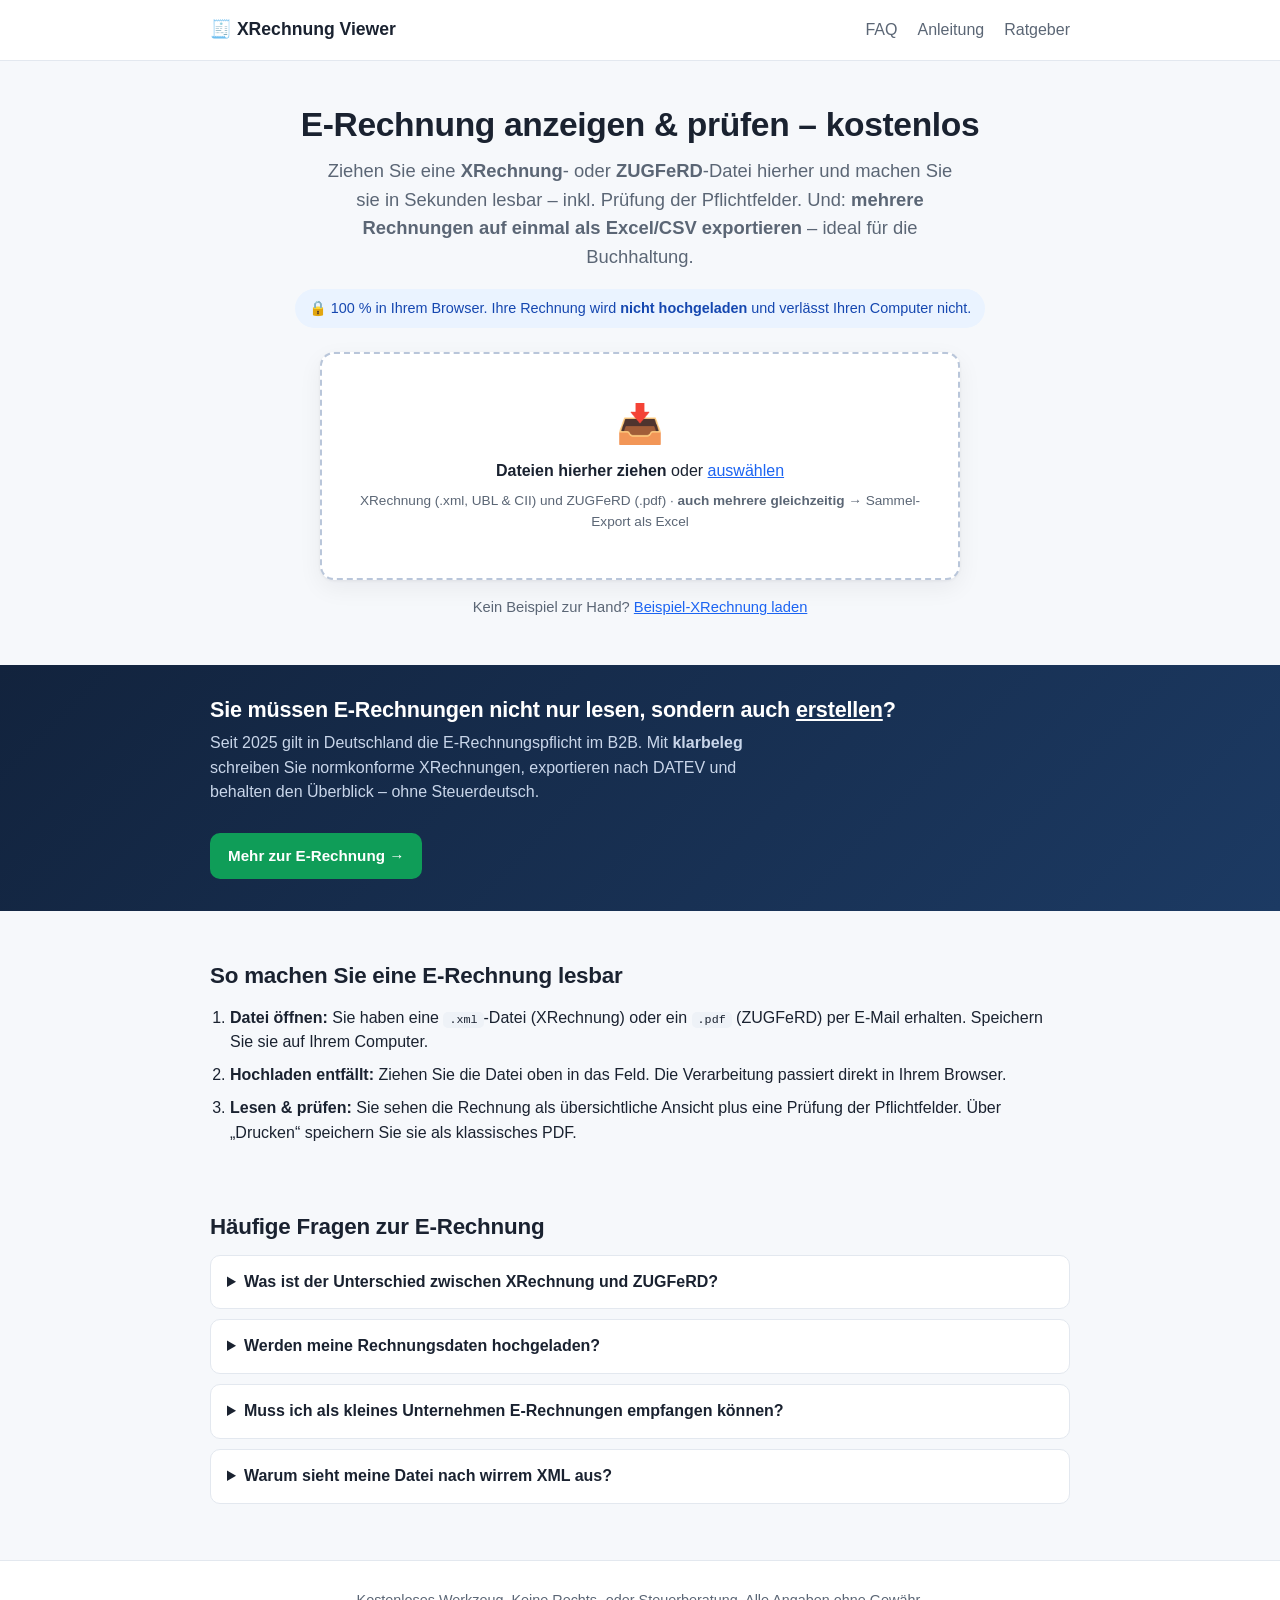
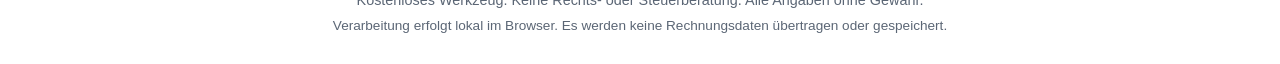
<file: index.html>
<!DOCTYPE html>
<html lang="de">
<head>
<meta charset="UTF-8">
<meta name="viewport" content="width=device-width, initial-scale=1.0">
<title>XRechnung anzeigen &amp; prüfen – kostenloser E-Rechnung Viewer (XML &amp; ZUGFeRD)</title>
<meta name="description" content="XRechnung oder ZUGFeRD-XML kostenlos online anzeigen und prüfen. E-Rechnung lesbar machen ohne Software. 100 % im Browser – Ihre Rechnungsdaten werden nicht hochgeladen.">
<meta name="robots" content="index, follow">
<link rel="canonical" href="https://saschadc91-ship-it.github.io/xrechnungviewer/">
<meta property="og:title" content="XRechnung anzeigen &amp; prüfen – kostenloser E-Rechnung Viewer">
<meta property="og:description" content="E-Rechnung (XRechnung / ZUGFeRD) kostenlos lesbar machen. 100 % im Browser, keine Anmeldung.">
<meta property="og:type" content="website">
<meta property="og:locale" content="de_DE">
<link rel="icon" href="data:image/svg+xml,<svg xmlns='http://www.w3.org/2000/svg' viewBox='0 0 100 100'><text y='.9em' font-size='90'>🧾</text></svg>">
<link rel="stylesheet" href="assets/style.css">
<script type="application/ld+json">
{
  "@context": "https://schema.org",
  "@type": "SoftwareApplication",
  "name": "XRechnung Viewer",
  "applicationCategory": "BusinessApplication",
  "operatingSystem": "Web",
  "offers": { "@type": "Offer", "price": "0", "priceCurrency": "EUR" },
  "description": "Kostenloser Online-Viewer und Prüfer für XRechnung und ZUGFeRD E-Rechnungen. Läuft vollständig im Browser."
}
</script>
</head>
<body>
<header class="site-header">
  <div class="wrap header-inner">
    <a class="logo" href="./">🧾 XRechnung&nbsp;Viewer</a>
    <nav><a href="#faq">FAQ</a><a href="#anleitung">Anleitung</a><a href="ratgeber/xrechnung-oeffnen.html">Ratgeber</a></nav>
  </div>
</header>

<main>
  <section class="hero">
    <div class="wrap">
      <h1>E-Rechnung anzeigen &amp; prüfen – kostenlos</h1>
      <p class="lede">Ziehen Sie eine <strong>XRechnung</strong>- oder <strong>ZUGFeRD</strong>-Datei hierher und machen Sie sie in Sekunden lesbar – inkl. Prüfung der Pflichtfelder. Und: <strong>mehrere Rechnungen auf einmal als Excel/CSV exportieren</strong> – ideal für die Buchhaltung.</p>
      <p class="privacy-badge">🔒 100 % in Ihrem Browser. Ihre Rechnung wird <strong>nicht hochgeladen</strong> und verlässt Ihren Computer nicht.</p>

      <div id="dropzone" class="dropzone" tabindex="0" role="button" aria-label="Datei auswählen oder hierher ziehen">
        <input type="file" id="fileInput" accept=".xml,.pdf" multiple hidden>
        <div class="dz-inner">
          <div class="dz-icon">📥</div>
          <p><strong>Dateien hierher ziehen</strong> oder <span class="link">auswählen</span></p>
          <p class="dz-hint">XRechnung (.xml, UBL &amp; CII) und ZUGFeRD (.pdf) · <strong>auch mehrere gleichzeitig</strong> → Sammel-Export als Excel</p>
        </div>
      </div>
      <p class="try-sample">Kein Beispiel zur Hand? <button id="loadSample" class="linkbtn" type="button">Beispiel-XRechnung laden</button></p>
      <div id="error" class="error hidden" role="alert"></div>
    </div>
  </section>

  <section id="result" class="result hidden">
    <div class="wrap">
      <div class="result-actions">
        <button id="csvBtn" class="btn" type="button">⬇️ Als CSV / Excel</button>
        <button id="printBtn" class="btn btn-ghost" type="button">🖨️ Drucken / PDF</button>
        <button id="resetBtn" class="btn btn-ghost" type="button">Neue Datei</button>
      </div>

      <div class="card checks-card">
        <h2>Plausibilitätsprüfung</h2>
        <p class="muted small">Prüft, ob die zentralen Pflichtangaben (EN&nbsp;16931) vorhanden und rechnerisch stimmig sind. Dies ersetzt keine offizielle Schematron-Validierung.</p>
        <ul id="checks" class="checks"></ul>
      </div>

      <div class="card invoice-card">
        <div id="invoice" class="invoice"></div>
      </div>
    </div>
  </section>

  <section id="batch" class="result hidden">
    <div class="wrap">
      <div class="result-actions">
        <span id="batchCount" class="muted small" style="margin-right:auto;align-self:center"></span>
        <button id="batchCsvBtn" class="btn" type="button">⬇️ Sammel-Export (CSV/Excel)</button>
        <button id="batchResetBtn" class="btn btn-ghost" type="button">Neue Dateien</button>
      </div>
      <div class="card">
        <h2>Mehrere Rechnungen – Übersicht</h2>
        <p class="muted small">Alle Dateien wurden lokal im Browser gelesen. „Details" öffnet eine einzelne Rechnung, „Sammel-Export" gibt alle als Tabelle für Excel/Buchhaltung aus.</p>
        <div class="batch-scroll">
          <table class="batch">
            <thead><tr>
              <th>Datei</th><th>Nr.</th><th>Datum</th><th>Verkäufer</th>
              <th class="num">Brutto</th><th class="num">Prüfung</th><th></th>
            </tr></thead>
            <tbody id="batchBody"></tbody>
          </table>
        </div>
      </div>
    </div>
  </section>

  <!-- Conversion / CTA to klarbeleg -->
  <section class="cta">
    <div class="wrap cta-inner">
      <div>
        <h2>Sie müssen E-Rechnungen nicht nur lesen, sondern auch <em>erstellen</em>?</h2>
        <p>Seit 2025 gilt in Deutschland die E-Rechnungspflicht im B2B. Mit <strong>klarbeleg</strong> schreiben Sie normkonforme XRechnungen, exportieren nach DATEV und behalten den Überblick – ohne Steuerdeutsch.</p>
      </div>
      <!-- MONETARISIERUNG: sobald klarbeleg-URL vorliegt, href unten ersetzen durch
           https://<klarbeleg>?utm_source=xrechnung-viewer&utm_medium=cta&utm_campaign=funnel und Text auf "klarbeleg ansehen →" -->
      <a class="btn btn-cta" id="klarbelegCta" href="ratgeber/xrechnung-oeffnen.html">Mehr zur E-Rechnung →</a>
    </div>
  </section>

  <section id="anleitung" class="content">
    <div class="wrap">
      <h2>So machen Sie eine E-Rechnung lesbar</h2>
      <ol class="steps">
        <li><strong>Datei öffnen:</strong> Sie haben eine <code>.xml</code>-Datei (XRechnung) oder ein <code>.pdf</code> (ZUGFeRD) per E-Mail erhalten. Speichern Sie sie auf Ihrem Computer.</li>
        <li><strong>Hochladen entfällt:</strong> Ziehen Sie die Datei oben in das Feld. Die Verarbeitung passiert direkt in Ihrem Browser.</li>
        <li><strong>Lesen &amp; prüfen:</strong> Sie sehen die Rechnung als übersichtliche Ansicht plus eine Prüfung der Pflichtfelder. Über „Drucken“ speichern Sie sie als klassisches PDF.</li>
      </ol>
    </div>
  </section>

  <section id="faq" class="content faq">
    <div class="wrap">
      <h2>Häufige Fragen zur E-Rechnung</h2>

      <details>
        <summary>Was ist der Unterschied zwischen XRechnung und ZUGFeRD?</summary>
        <p><strong>XRechnung</strong> ist ein reines XML-Format (Datensatz). <strong>ZUGFeRD</strong> ist ein PDF, in das dieselben XML-Daten eingebettet sind – Sie sehen also ein sichtbares PDF und darin steckt der maschinenlesbare Datensatz. Beide erfüllen die europäische Norm EN&nbsp;16931.</p>
      </details>

      <details>
        <summary>Werden meine Rechnungsdaten hochgeladen?</summary>
        <p>Nein. Dieses Tool läuft vollständig als JavaScript in Ihrem Browser. Es gibt keinen Server, der Ihre Datei empfängt. Sie können den Netzwerk-Tab Ihres Browsers öffnen und sehen: es wird nichts gesendet.</p>
      </details>

      <details>
        <summary>Muss ich als kleines Unternehmen E-Rechnungen empfangen können?</summary>
        <p>Ja. Seit dem 01.01.2025 müssen in Deutschland grundsätzlich alle inländischen Unternehmen im B2B-Bereich E-Rechnungen <em>empfangen</em> können. Für das <em>Versenden</em> gelten gestaffelte Übergangsfristen (u.&nbsp;a. ab 2027 für größere Unternehmen). Dieses Tool hilft Ihnen beim Lesen empfangener Rechnungen. Ohne Gewähr – dies ist keine Rechts- oder Steuerberatung.</p>
      </details>

      <details>
        <summary>Warum sieht meine Datei nach wirrem XML aus?</summary>
        <p>Weil eine XRechnung ein maschinenlesbarer Datensatz ist, kein Dokument zum Ansehen. Genau dafür ist dieses Tool da: Es übersetzt den Datensatz in eine für Menschen lesbare Rechnung.</p>
      </details>
    </div>
  </section>
</main>

<footer class="site-footer">
  <div class="wrap">
    <p>Kostenloses Werkzeug. Keine Rechts- oder Steuerberatung. Alle Angaben ohne Gewähr.</p>
    <p class="muted small">Verarbeitung erfolgt lokal im Browser. Es werden keine Rechnungsdaten übertragen oder gespeichert.</p>
  </div>
</footer>

<script src="assets/app.js"></script>
</body>
</html>
</file>
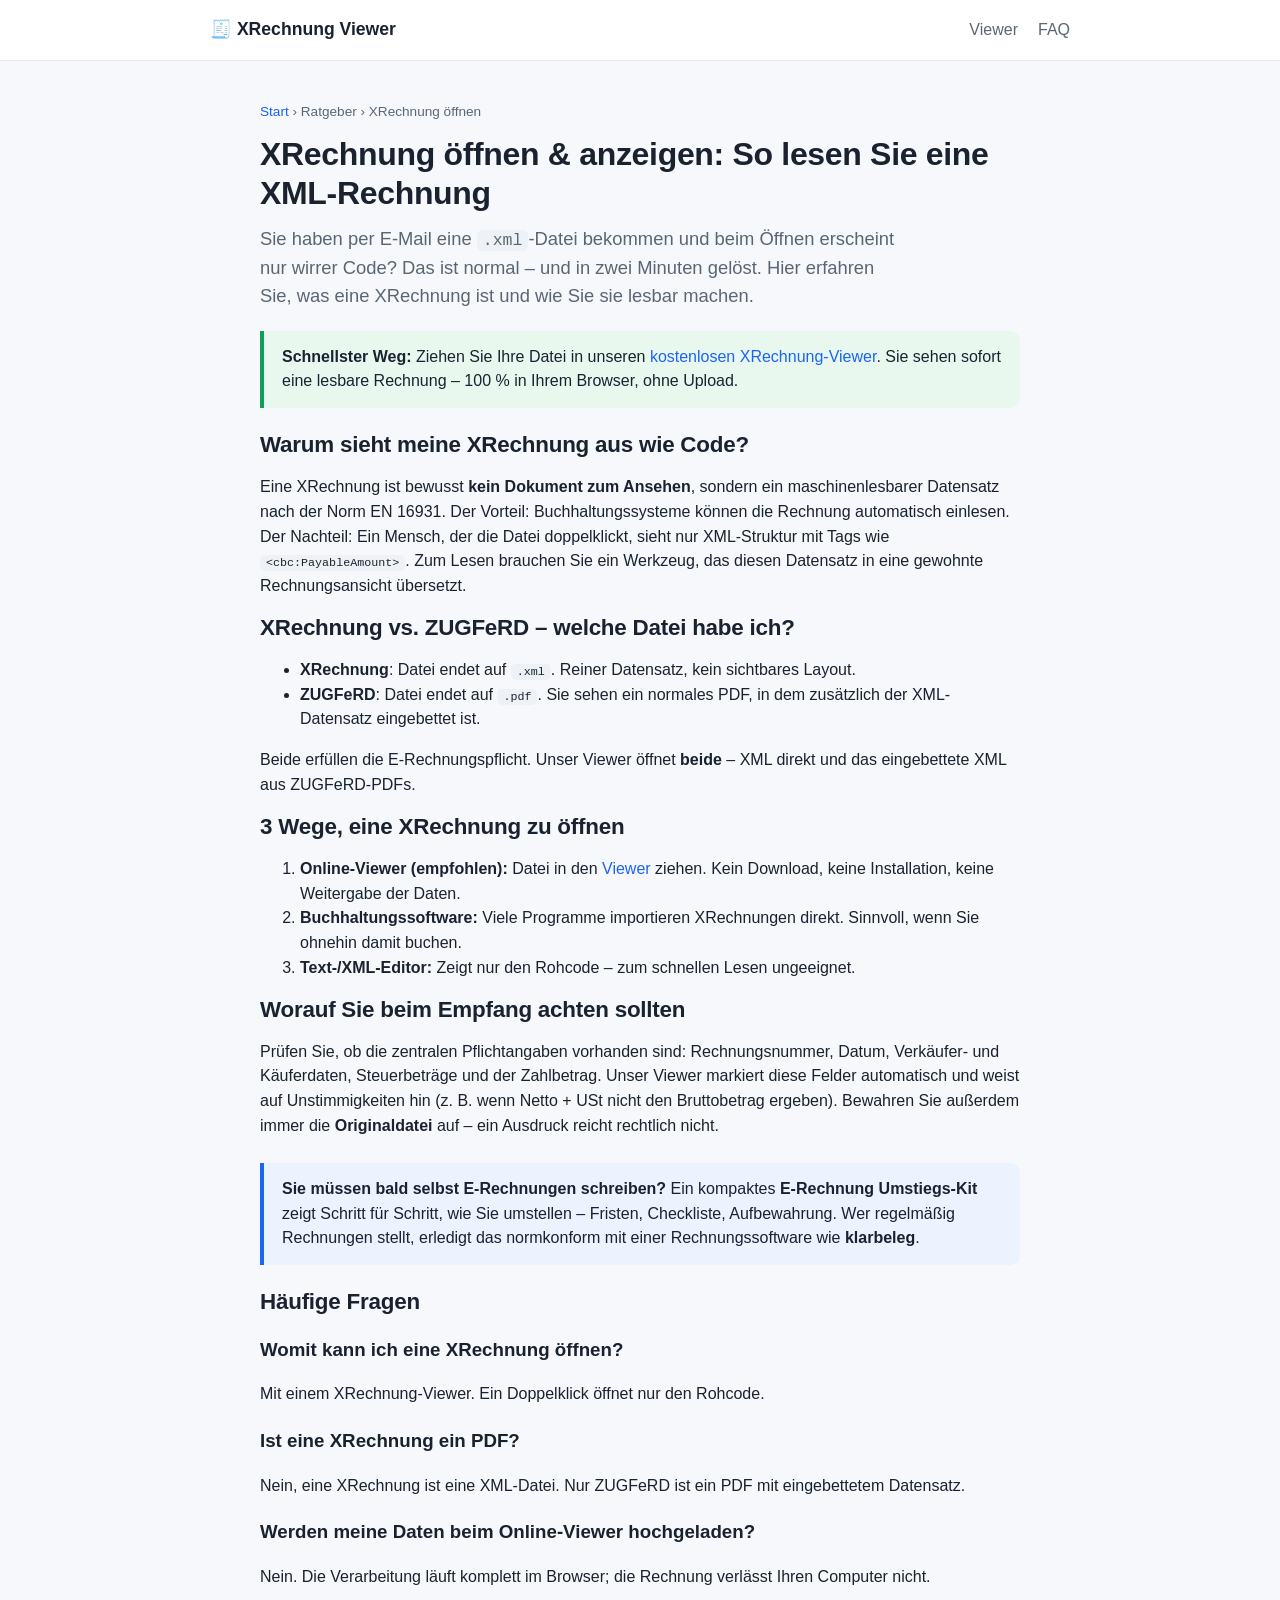
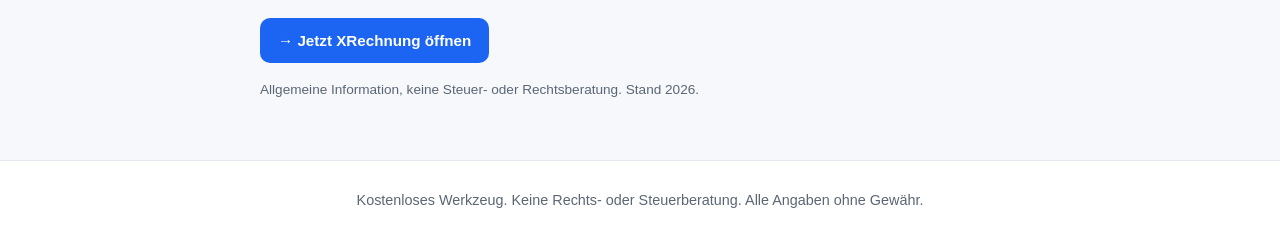
<file: ratgeber/xrechnung-oeffnen.html>
<!DOCTYPE html>
<html lang="de">
<head>
<meta charset="UTF-8">
<meta name="viewport" content="width=device-width, initial-scale=1.0">
<title>XRechnung öffnen &amp; anzeigen – so lesen Sie eine XML-Rechnung (2026)</title>
<meta name="description" content="XRechnung öffnen und lesbar machen: Was das XML-Format ist, womit Sie es anzeigen und wie Sie eingehende E-Rechnungen prüfen. Kostenloser Viewer, ohne Upload.">
<meta name="robots" content="index, follow">
<link rel="canonical" href="https://saschadc91-ship-it.github.io/xrechnungviewer/ratgeber/xrechnung-oeffnen.html">
<link rel="icon" href="data:image/svg+xml,<svg xmlns='http://www.w3.org/2000/svg' viewBox='0 0 100 100'><text y='.9em' font-size='90'>🧾</text></svg>">
<link rel="stylesheet" href="../assets/style.css">
<script type="application/ld+json">
{
  "@context":"https://schema.org","@type":"FAQPage",
  "mainEntity":[
    {"@type":"Question","name":"Womit kann ich eine XRechnung öffnen?","acceptedAnswer":{"@type":"Answer","text":"Mit einem XRechnung-Viewer, der das XML in eine lesbare Rechnung übersetzt. Ein Doppelklick öffnet nur den Code im Browser oder Editor."}},
    {"@type":"Question","name":"Ist eine XRechnung ein PDF?","acceptedAnswer":{"@type":"Answer","text":"Nein. Eine XRechnung ist eine XML-Datei (Datensatz). ZUGFeRD dagegen ist ein PDF mit eingebettetem XML."}}
  ]
}
</script>
</head>
<body>
<header class="site-header">
  <div class="wrap header-inner">
    <a class="logo" href="../">🧾&nbsp;XRechnung&nbsp;Viewer</a>
    <nav><a href="../">Viewer</a><a href="../#faq">FAQ</a></nav>
  </div>
</header>

<main>
<article class="content wrap" style="max-width:760px">
  <p class="muted small"><a href="../">Start</a> › Ratgeber › XRechnung öffnen</p>
  <h1 style="font-size:2rem;margin:.2em 0 .4em">XRechnung öffnen &amp; anzeigen: So lesen Sie eine XML-Rechnung</h1>
  <p class="lede" style="margin:0 0 20px">Sie haben per E-Mail eine <code>.xml</code>-Datei bekommen und beim Öffnen erscheint nur wirrer Code? Das ist normal – und in zwei Minuten gelöst. Hier erfahren Sie, was eine XRechnung ist und wie Sie sie lesbar machen.</p>

  <div class="box tool" style="background:#e9f8ef;border-left:4px solid #0f9d58;padding:14px 18px;border-radius:0 10px 10px 0;margin:0 0 24px">
    <strong>Schnellster Weg:</strong> Ziehen Sie Ihre Datei in unseren <a href="../">kostenlosen XRechnung-Viewer</a>. Sie sehen sofort eine lesbare Rechnung – 100&nbsp;% in Ihrem Browser, ohne Upload.
  </div>

  <h2>Warum sieht meine XRechnung aus wie Code?</h2>
  <p>Eine XRechnung ist bewusst <strong>kein Dokument zum Ansehen</strong>, sondern ein maschinenlesbarer Datensatz nach der Norm EN&nbsp;16931. Der Vorteil: Buchhaltungssysteme können die Rechnung automatisch einlesen. Der Nachteil: Ein Mensch, der die Datei doppelklickt, sieht nur XML-Struktur mit Tags wie <code>&lt;cbc:PayableAmount&gt;</code>. Zum Lesen brauchen Sie ein Werkzeug, das diesen Datensatz in eine gewohnte Rechnungsansicht übersetzt.</p>

  <h2>XRechnung vs. ZUGFeRD – welche Datei habe ich?</h2>
  <ul>
    <li><strong>XRechnung</strong>: Datei endet auf <code>.xml</code>. Reiner Datensatz, kein sichtbares Layout.</li>
    <li><strong>ZUGFeRD</strong>: Datei endet auf <code>.pdf</code>. Sie sehen ein normales PDF, in dem zusätzlich der XML-Datensatz eingebettet ist.</li>
  </ul>
  <p>Beide erfüllen die E-Rechnungspflicht. Unser Viewer öffnet <strong>beide</strong> – XML direkt und das eingebettete XML aus ZUGFeRD-PDFs.</p>

  <h2>3 Wege, eine XRechnung zu öffnen</h2>
  <ol>
    <li><strong>Online-Viewer (empfohlen):</strong> Datei in den <a href="../">Viewer</a> ziehen. Kein Download, keine Installation, keine Weitergabe der Daten.</li>
    <li><strong>Buchhaltungssoftware:</strong> Viele Programme importieren XRechnungen direkt. Sinnvoll, wenn Sie ohnehin damit buchen.</li>
    <li><strong>Text-/XML-Editor:</strong> Zeigt nur den Rohcode – zum schnellen Lesen ungeeignet.</li>
  </ol>

  <h2>Worauf Sie beim Empfang achten sollten</h2>
  <p>Prüfen Sie, ob die zentralen Pflichtangaben vorhanden sind: Rechnungsnummer, Datum, Verkäufer- und Käuferdaten, Steuerbeträge und der Zahlbetrag. Unser Viewer markiert diese Felder automatisch und weist auf Unstimmigkeiten hin (z.&nbsp;B. wenn Netto + USt nicht den Bruttobetrag ergeben). Bewahren Sie außerdem immer die <strong>Originaldatei</strong> auf – ein Ausdruck reicht rechtlich nicht.</p>

  <div class="box" style="background:#eaf3ff;border-left:4px solid #1c64f2;padding:14px 18px;border-radius:0 10px 10px 0;margin:24px 0">
    <!-- MONETARISIERUNG: Kit- und klarbeleg-Links einsetzen, sobald URLs vorliegen. -->
    <strong>Sie müssen bald selbst E-Rechnungen schreiben?</strong> Ein kompaktes <strong>E-Rechnung Umstiegs-Kit</strong> zeigt Schritt für Schritt, wie Sie umstellen – Fristen, Checkliste, Aufbewahrung. Wer regelmäßig Rechnungen stellt, erledigt das normkonform mit einer Rechnungssoftware wie <strong>klarbeleg</strong>.
  </div>

  <h2>Häufige Fragen</h2>
  <h3>Womit kann ich eine XRechnung öffnen?</h3>
  <p>Mit einem XRechnung-Viewer. Ein Doppelklick öffnet nur den Rohcode.</p>
  <h3>Ist eine XRechnung ein PDF?</h3>
  <p>Nein, eine XRechnung ist eine XML-Datei. Nur ZUGFeRD ist ein PDF mit eingebettetem Datensatz.</p>
  <h3>Werden meine Daten beim Online-Viewer hochgeladen?</h3>
  <p>Nein. Die Verarbeitung läuft komplett im Browser; die Rechnung verlässt Ihren Computer nicht.</p>

  <p style="margin-top:28px"><a class="btn" href="../">→ Jetzt XRechnung öffnen</a></p>
  <p class="small muted">Allgemeine Information, keine Steuer- oder Rechtsberatung. Stand 2026.</p>
</article>
</main>

<footer class="site-footer">
  <div class="wrap"><p>Kostenloses Werkzeug. Keine Rechts- oder Steuerberatung. Alle Angaben ohne Gewähr.</p></div>
</footer>
</body>
</html>
</file>
<file: assets/style.css>
:root{
  --bg:#f6f8fb; --card:#ffffff; --ink:#1a2230; --muted:#5b6675;
  --brand:#1c64f2; --brand-dark:#1547b0; --ok:#0f9d58; --bad:#d93025; --warn:#e8a400;
  --line:#e3e8ef; --radius:14px; --shadow:0 1px 3px rgba(16,24,40,.06),0 8px 24px rgba(16,24,40,.06);
}
*{box-sizing:border-box}
html{scroll-behavior:smooth}
body{margin:0;font-family:-apple-system,BlinkMacSystemFont,"Segoe UI",Roboto,Helvetica,Arial,sans-serif;
  color:var(--ink);background:var(--bg);line-height:1.55;-webkit-font-smoothing:antialiased}
.wrap{max-width:900px;margin:0 auto;padding:0 20px}
a{color:var(--brand);text-decoration:none}
a:hover{text-decoration:underline}
h1,h2{line-height:1.2;letter-spacing:-.01em}
.hidden{display:none!important}
.muted{color:var(--muted)}
.small{font-size:.85rem}

/* header */
.site-header{background:var(--card);border-bottom:1px solid var(--line);position:sticky;top:0;z-index:10}
.header-inner{display:flex;align-items:center;justify-content:space-between;height:60px}
.logo{font-weight:700;color:var(--ink);font-size:1.1rem}
.site-header nav a{margin-left:20px;color:var(--muted);font-weight:500}

/* hero */
.hero{padding:44px 0 20px;text-align:center}
.hero h1{font-size:2.1rem;margin:0 0 12px}
.lede{font-size:1.15rem;color:var(--muted);max-width:640px;margin:0 auto 18px}
.privacy-badge{display:inline-block;background:#eaf3ff;color:var(--brand-dark);
  padding:8px 14px;border-radius:999px;font-size:.9rem;margin:0 0 24px}

/* dropzone */
.dropzone{background:var(--card);border:2px dashed #b9c6da;border-radius:var(--radius);
  padding:40px 20px;cursor:pointer;transition:.15s;max-width:640px;margin:0 auto;box-shadow:var(--shadow)}
.dropzone:hover,.dropzone:focus{border-color:var(--brand);background:#fbfdff;outline:none}
.dropzone.drag{border-color:var(--brand);background:#eef5ff;transform:scale(1.01)}
.dz-icon{font-size:2.4rem}
.dz-inner p{margin:6px 0}
.dz-hint{color:var(--muted);font-size:.85rem}
.link{color:var(--brand);text-decoration:underline}
.try-sample{margin:16px 0 0;color:var(--muted);font-size:.92rem}
.linkbtn{background:none;border:none;color:var(--brand);cursor:pointer;font:inherit;text-decoration:underline;padding:0}

.error{background:#fdecea;color:var(--bad);border:1px solid #f5c6c2;border-radius:10px;
  padding:12px 16px;max-width:640px;margin:18px auto 0;text-align:left}

/* result */
.result{padding:20px 0 10px}
.result-actions{display:flex;gap:10px;justify-content:flex-end;margin-bottom:14px;flex-wrap:wrap}
.card{background:var(--card);border:1px solid var(--line);border-radius:var(--radius);
  box-shadow:var(--shadow);padding:22px 24px;margin-bottom:18px}
.card h2{margin:0 0 6px;font-size:1.2rem}

/* checks */
.checks{list-style:none;margin:12px 0 0;padding:0;display:grid;gap:8px}
.checks li{display:flex;gap:10px;align-items:flex-start;padding:8px 10px;border-radius:8px;background:#f8fafc}
.checks li .ico{flex:0 0 auto;font-weight:700}
.checks li.ok .ico{color:var(--ok)}
.checks li.bad .ico{color:var(--bad)}
.checks li.warn .ico{color:var(--warn)}
.checks li .txt strong{display:block}
.checks li .txt span{color:var(--muted);font-size:.85rem}

/* invoice */
.invoice{font-size:.95rem}
.inv-head{display:flex;justify-content:space-between;flex-wrap:wrap;gap:16px;border-bottom:2px solid var(--ink);padding-bottom:14px;margin-bottom:16px}
.inv-title h3{margin:0;font-size:1.5rem}
.inv-meta{text-align:right;color:var(--muted);font-size:.9rem}
.inv-meta div{margin:2px 0}
.parties{display:grep;display:grid;grid-template-columns:1fr 1fr;gap:20px;margin-bottom:20px}
.party h4{margin:0 0 6px;font-size:.8rem;text-transform:uppercase;letter-spacing:.05em;color:var(--muted)}
.party .pname{font-weight:600}
.party address{font-style:normal;color:var(--ink)}
.party .taxid{color:var(--muted);font-size:.85rem;margin-top:4px}
table.lines{width:100%;border-collapse:collapse;margin:8px 0 18px;font-size:.9rem}
table.lines th,table.lines td{padding:8px 10px;text-align:left;border-bottom:1px solid var(--line)}
table.lines th{background:#f8fafc;font-size:.75rem;text-transform:uppercase;letter-spacing:.04em;color:var(--muted)}
table.lines td.num,table.lines th.num{text-align:right;white-space:nowrap}
.totals{margin-left:auto;width:min(340px,100%)}
.totals .row{display:flex;justify-content:space-between;padding:5px 0}
.totals .row.grand{border-top:2px solid var(--ink);margin-top:6px;padding-top:10px;font-weight:700;font-size:1.15rem}
.taxrows{margin:6px 0 0;font-size:.85rem;color:var(--muted)}
.payinfo{margin-top:20px;padding-top:14px;border-top:1px solid var(--line);font-size:.9rem}
.payinfo .kv{display:flex;gap:8px}.payinfo .kv b{min-width:120px;color:var(--muted);font-weight:500}
.badge{display:inline-block;background:#eef2f7;color:var(--muted);border-radius:6px;padding:1px 7px;font-size:.75rem;margin-left:8px;vertical-align:middle}

/* batch */
.batch-scroll{overflow-x:auto}
table.batch{width:100%;border-collapse:collapse;font-size:.9rem;margin-top:6px}
table.batch th,table.batch td{padding:9px 10px;text-align:left;border-bottom:1px solid var(--line);white-space:nowrap}
table.batch th{background:#f8fafc;font-size:.72rem;text-transform:uppercase;letter-spacing:.04em;color:var(--muted)}
table.batch td.num,table.batch th.num{text-align:right}
table.batch td.st-ok{color:var(--ok);font-weight:700}
table.batch td.st-bad{color:var(--bad);font-weight:700}
table.batch td.st-warn{color:var(--warn);font-weight:700}
table.batch tr.batch-err td{background:#fff8f0}
table.batch td:nth-child(4){white-space:normal}

/* buttons */
.btn{display:inline-block;background:var(--brand);color:#fff;border:none;border-radius:10px;
  padding:11px 18px;font-weight:600;cursor:pointer;font-size:.95rem;transition:.15s}
.btn:hover{background:var(--brand-dark);text-decoration:none}
.btn-ghost{background:#eef2f7;color:var(--ink)}
.btn-ghost:hover{background:#e2e8f0}
.btn-cta{background:#0f9d58;white-space:nowrap}
.btn-cta:hover{background:#0b7c45}

/* cta */
.cta{background:linear-gradient(135deg,#12233d,#1c3a63);color:#fff;margin:26px 0}
.cta-inner{display:flex;align-items:center;gap:28px;padding:32px 20px;justify-content:space-between;flex-wrap:wrap}
.cta h2{margin:0 0 8px;font-size:1.35rem}
.cta p{margin:0;color:#c9d6ea;max-width:560px}
.cta em{color:#fff;font-style:normal;text-decoration:underline}

/* content */
.content{padding:26px 0}
.content h2{font-size:1.4rem;margin:0 0 14px}
.steps{padding-left:20px}.steps li{margin:8px 0}
.faq details{background:var(--card);border:1px solid var(--line);border-radius:10px;padding:4px 16px;margin:10px 0}
.faq summary{cursor:pointer;font-weight:600;padding:10px 0}
.faq details p{margin:0 0 12px;color:var(--ink)}
code{background:#eef2f7;padding:1px 6px;border-radius:5px;font-size:.9em}

/* footer */
.site-footer{border-top:1px solid var(--line);background:var(--card);padding:24px 0;margin-top:20px;text-align:center;color:var(--muted);font-size:.9rem}
.site-footer p{margin:4px 0}

@media(max-width:640px){
  .hero h1{font-size:1.6rem}.parties{grid-template-columns:1fr}
  .inv-meta{text-align:left}.cta-inner{flex-direction:column;align-items:flex-start}

  /* Header passt auf schmale Screens (kein horizontales Scrollen) */
  .header-inner{height:auto;min-height:56px;padding:8px 0;flex-wrap:wrap;gap:2px 12px}
  .logo{font-size:1rem}
  .site-header nav{display:flex;gap:14px}
  .site-header nav a{margin-left:0;font-size:.88rem}

  /* Positions-Tabelle als gestapelte Karten (passt aufs Handy) */
  table.lines{border-collapse:separate;border-spacing:0}
  table.lines thead{position:absolute;width:1px;height:1px;overflow:hidden;clip:rect(0 0 0 0);white-space:nowrap}
  table.lines tbody{display:block}
  table.lines tr{display:block;border:1px solid var(--line);border-radius:12px;margin:0 0 12px;padding:6px 4px;background:#fbfcfe}
  table.lines td{display:flex;justify-content:space-between;align-items:baseline;gap:14px;
    border:none;border-bottom:1px solid var(--line);padding:9px 12px;text-align:right;white-space:normal}
  table.lines td:last-child{border-bottom:none}
  table.lines td::before{content:attr(data-label);color:var(--muted);font-size:.72rem;
    font-weight:700;text-transform:uppercase;letter-spacing:.04em;text-align:left;flex:0 0 auto}
  table.lines td.pos{background:#eef2f7;border-radius:8px;margin:2px 4px 6px;font-weight:700}
  table.lines td.desc{font-weight:600;flex-direction:column;align-items:stretch;text-align:left;gap:2px}
  table.lines td.desc::before{margin-bottom:2px}
  table.lines td .muted.small{text-align:left}

  /* Batch-Tabelle als Karten */
  table.batch thead{position:absolute;width:1px;height:1px;overflow:hidden;clip:rect(0 0 0 0)}
  table.batch,table.batch tbody{display:block}
  table.batch tr{display:block;border:1px solid var(--line);border-radius:12px;margin:0 0 12px;padding:4px 4px;background:#fbfcfe}
  table.batch td{display:flex;justify-content:space-between;gap:14px;border:none;border-bottom:1px solid var(--line);
    padding:9px 12px;text-align:right;white-space:normal!important}
  table.batch td:last-child{border-bottom:none;justify-content:flex-end}
  table.batch td::before{content:attr(data-label);color:var(--muted);font-size:.72rem;font-weight:700;
    text-transform:uppercase;letter-spacing:.04em;text-align:left;flex:0 0 auto}
  table.batch td:last-child::before{content:""}
}
@media print{
  .site-header,.site-footer,.cta,.content,.result-actions,.checks-card,.hero,#error{display:none!important}
  body{background:#fff}.card{box-shadow:none;border:none;padding:0}
  .result{padding:0}
}
</file>
